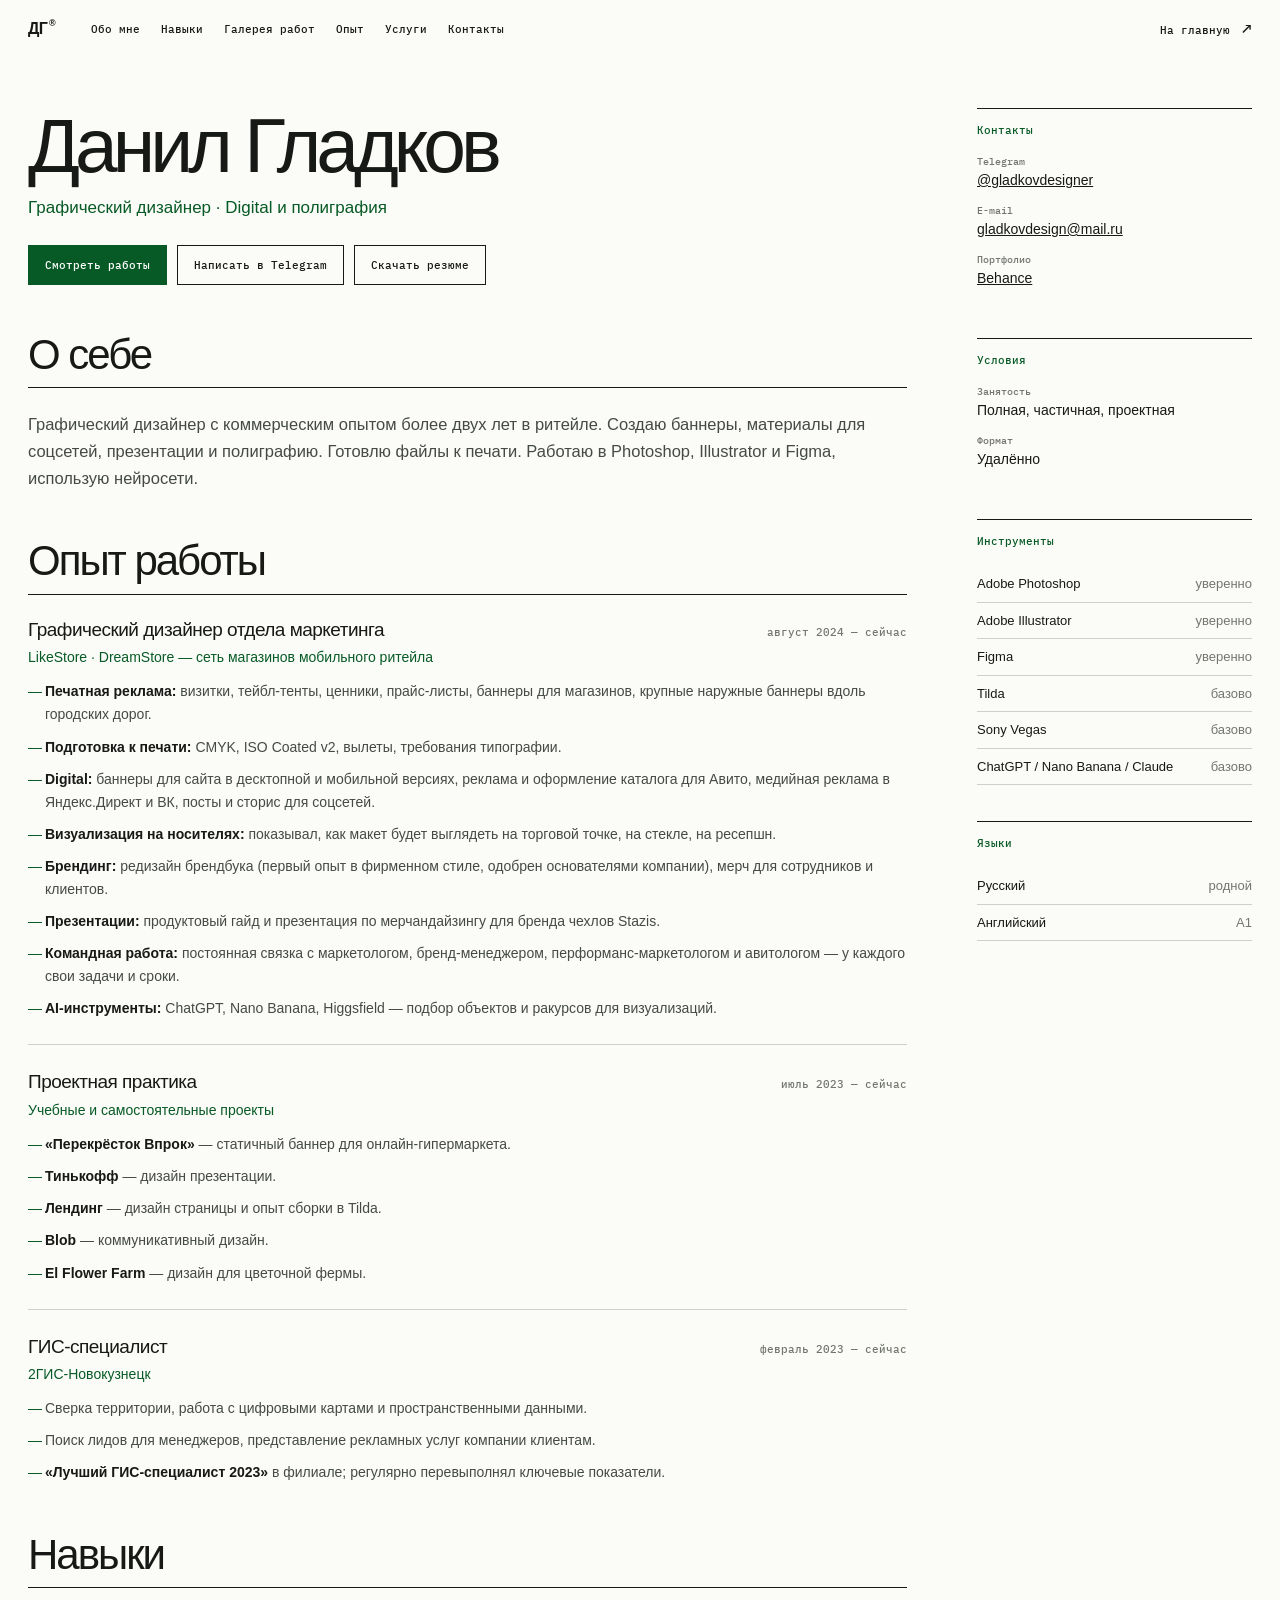
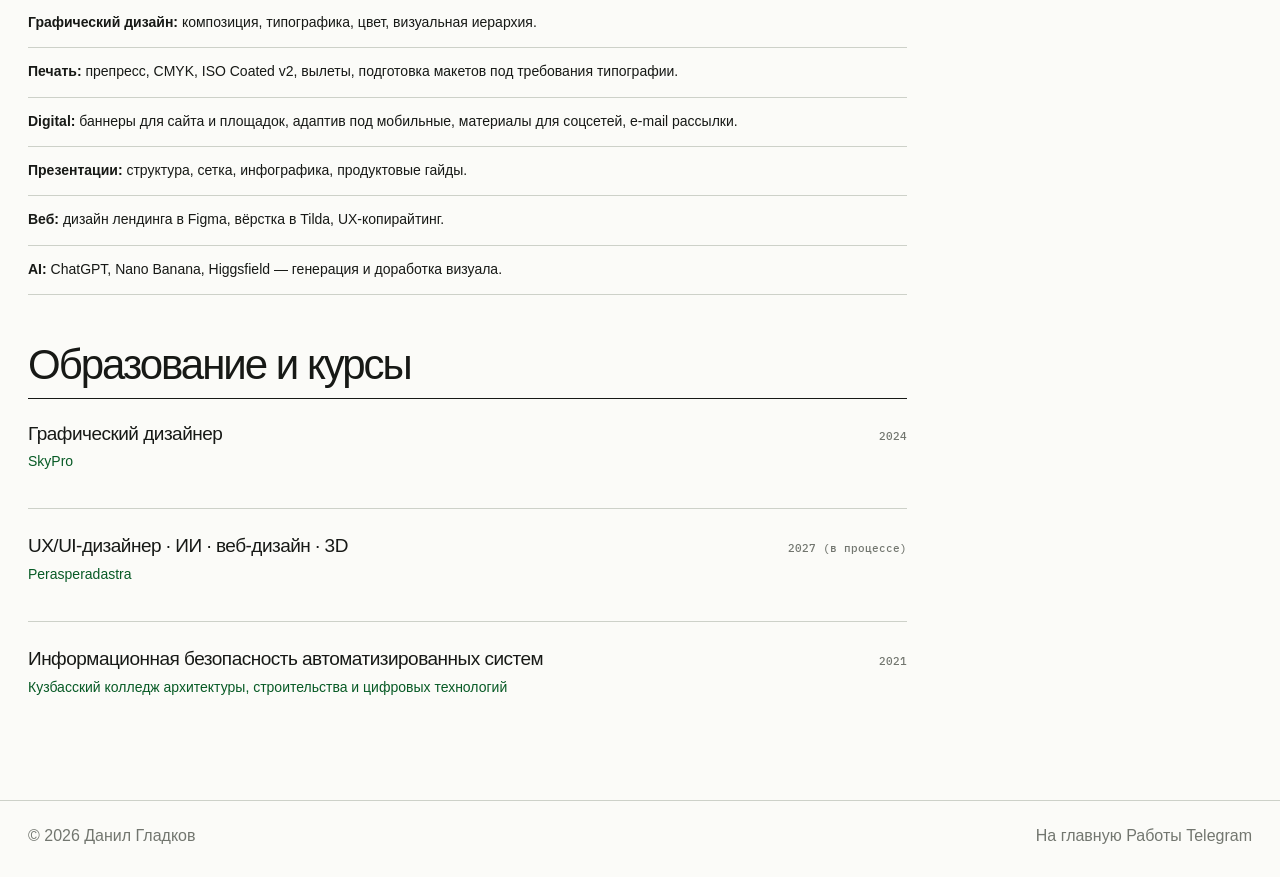
<file: resume.html>
<!DOCTYPE html>

<html lang="ru">
<head>
<meta charset="utf-8"/>
<meta content="width=device-width, initial-scale=1.0" name="viewport"/>
<title>Резюме — Данил Гладков, графический дизайнер</title>
<meta content="Резюме графического дизайнера: 2+ года коммерческого опыта в ритейле, digital и полиграфия, препресс, Figma, Photoshop, Illustrator." name="description"/>
<meta content="index,follow" name="robots"/>
<link href="https://fonts.googleapis.com" rel="preconnect"/>
<link crossorigin="" href="https://fonts.gstatic.com" rel="preconnect"/>
<link href="https://fonts.googleapis.com/css2?family=IBM+Plex+Mono:wght@400;500;600&amp;display=swap" rel="stylesheet"/>
<link href="styles.css" rel="stylesheet"/>
</head>
<body>
<header class="site-header no-print">
<nav class="nav wrap" aria-label="Основная навигация">
<a class="brand" href="index.html">ДГ<span>®</span></a>
<button class="burger" type="button" aria-label="Открыть меню" aria-expanded="false" aria-controls="navLinks"><span></span><span></span></button>
<div class="nav-links" id="navLinks">
<a href="index.html#about">Обо мне</a>
<a href="index.html#skills">Навыки</a>
<a href="index.html#works">Галерея работ</a>
<a href="index.html#experience">Опыт</a>
<a href="index.html#services">Услуги</a>
<a href="index.html#contact">Контакты</a>
</div>
<a class="nav-resume" href="index.html">На главную <span aria-hidden="true">↗</span></a>
</nav>
</header>
<main class="resume">
<div class="wrap">
<div class="resume-layout">
<!-- ============ ОСНОВНАЯ КОЛОНКА ============ -->
<div>
<h1>Данил Гладков</h1>
<p class="resume-role">Графический дизайнер · Digital и полиграфия</p>
<div class="resume-actions no-print">
<a class="btn btn-primary btn-sm" href="index.html#works">Смотреть работы</a>
<a class="btn btn-ghost btn-sm" href="https://t.me/gladkovdesigner" rel="noopener" target="_blank">Написать в Telegram</a>
<a class="btn btn-ghost btn-sm" href="files/danil-gladkov-cv.pdf" download="Данил Гладков — резюме.pdf">Скачать резюме</a>
</div>
<!-- О СЕБЕ -->
<div class="resume-block">
<h2>О себе</h2>
<p style="font-size:16.5px;color:var(--ink-soft);line-height:1.62">Графический дизайнер с коммерческим опытом более двух лет в ритейле. Создаю баннеры, материалы для соцсетей, презентации и полиграфию. Готовлю файлы к печати. Работаю в Photoshop, Illustrator и Figma, использую нейросети.</p>
</div>
<!-- ОПЫТ -->
<div class="resume-block">
<h2>Опыт работы</h2>
<div class="job">
<div class="job-head">
<h3>Графический дизайнер отдела маркетинга</h3>
<span class="when">август 2024 — сейчас</span>
</div>
<div class="company">LikeStore · DreamStore — сеть магазинов мобильного ритейла</div>
<ul>
<li><b>Печатная реклама:</b> визитки, тейбл-тенты, ценники, прайс-листы, баннеры для магазинов, крупные наружные баннеры вдоль городских дорог.</li>
<li><b>Подготовка к печати:</b> CMYK, ISO Coated v2, вылеты, требования типографии.</li>
<li><b>Digital:</b> баннеры для сайта в десктопной и мобильной версиях, реклама и оформление каталога для Авито, медийная реклама в Яндекс.Директ и ВК, посты и сторис для соцсетей.</li>
<li><b>Визуализация на носителях:</b> показывал, как макет будет выглядеть на торговой точке, на стекле, на ресепшн.</li>
<li><b>Брендинг:</b> редизайн брендбука (первый опыт в фирменном стиле, одобрен основателями компании), мерч для сотрудников и клиентов.</li>
<li><b>Презентации:</b> продуктовый гайд и презентация по мерчандайзингу для бренда чехлов Stazis.</li>
<li><b>Командная работа:</b> постоянная связка с маркетологом, бренд-менеджером, перформанс-маркетологом и авитологом — у каждого свои задачи и сроки.</li>
<li><b>AI-инструменты:</b> ChatGPT, Nano Banana, Higgsfield — подбор объектов и ракурсов для визуализаций.</li>
</ul>
</div>
<div class="job">
<div class="job-head">
<h3>Проектная практика</h3>
<span class="when">июль 2023 — сейчас</span>
</div>
<div class="company">Учебные и самостоятельные проекты</div>
<ul>
<li><b>«Перекрёсток Впрок»</b> — статичный баннер для онлайн-гипермаркета.</li>
<li><b>Тинькофф</b> — дизайн презентации.</li>
<li><b>Лендинг</b> — дизайн страницы и опыт сборки в Tilda.</li>
<li><b>Blob</b> — коммуникативный дизайн.</li>
<li><b>El Flower Farm</b> — дизайн для цветочной фермы.</li>
</ul>
</div>
<div class="job">
<div class="job-head">
<h3>ГИС-специалист</h3>
<span class="when">февраль 2023 — сейчас</span>
</div>
<div class="company">2ГИС-Новокузнецк</div>
<ul>
<li>Сверка территории, работа с цифровыми картами и пространственными данными.</li>
<li>Поиск лидов для менеджеров, представление рекламных услуг компании клиентам.</li>
<li><b>«Лучший ГИС-специалист 2023»</b> в филиале; регулярно перевыполнял ключевые показатели.</li>
</ul>
</div>
</div>
<!-- НАВЫКИ -->
<div class="resume-block">
<h2>Навыки</h2>
<ul class="strengths" style="gap:12px">
<li><b>Графический дизайн:</b> композиция, типографика, цвет, визуальная иерархия.</li>
<li><b>Печать:</b> препресс, CMYK, ISO Coated v2, вылеты, подготовка макетов под требования типографии.</li>
<li><b>Digital:</b> баннеры для сайта и площадок, адаптив под мобильные, материалы для соцсетей, e-mail рассылки.</li>
<li><b>Презентации:</b> структура, сетка, инфографика, продуктовые гайды.</li>
<li><b>Веб:</b> дизайн лендинга в Figma, вёрстка в Tilda, UX-копирайтинг.</li>
<li><b>AI:</b> ChatGPT, Nano Banana, Higgsfield — генерация и доработка визуала.</li>
</ul>
</div>
<!-- ОБРАЗОВАНИЕ -->
<div class="resume-block">
<h2>Образование и курсы</h2>
<div class="job">
<div class="job-head">
<h3>Графический дизайнер</h3>
<span class="when">2024</span>
</div>
<div class="company">SkyPro</div>
</div>
<div class="job">
<div class="job-head">
<h3>UX/UI-дизайнер · ИИ · веб-дизайн · 3D</h3>
<span class="when">2027 (в процессе)</span>
</div>
<div class="company">Perasperadastra</div>
</div>
<div class="job">
<div class="job-head">
<h3>Информационная безопасность автоматизированных систем</h3>
<span class="when">2021</span>
</div>
<div class="company">Кузбасский колледж архитектуры, строительства и цифровых технологий</div>
</div>
</div>
</div>
<!-- ============ САЙДБАР ============ -->
<aside class="no-print">
<div class="side-card">
<h3>Контакты</h3>
<dl>
<div><dt>Telegram</dt><dd><a href="https://t.me/gladkovdesigner" rel="noopener" target="_blank">@gladkovdesigner</a></dd></div>
<div><dt>E-mail</dt><dd><a href="mailto:gladkovdesign@mail.ru">gladkovdesign@mail.ru</a></dd></div>
<div><dt>Портфолио</dt><dd><a href="https://www.behance.net/a814ce28" rel="noopener" target="_blank">Behance</a></dd></div>
</dl>
</div>
<div class="side-card">
<h3>Условия</h3>
<dl>
<div><dt>Занятость</dt><dd>Полная, частичная, проектная</dd></div>
<div><dt>Формат</dt><dd>Удалённо</dd></div>


</dl>
</div>
<div class="side-card">
<h3>Инструменты</h3>
<ul>
<li><span>Adobe Photoshop</span><span>уверенно</span></li>
<li><span>Adobe Illustrator</span><span>уверенно</span></li>
<li><span>Figma</span><span>уверенно</span></li>
<li><span>Tilda</span><span>базово</span></li>
<li><span>Sony Vegas</span><span>базово</span></li>
<li><span>ChatGPT / Nano Banana / Claude</span><span>базово</span></li>
</ul>
</div>
<div class="side-card">
<h3>Языки</h3>
<ul>
<li><span>Русский</span><span>родной</span></li>
<li><span>Английский</span><span>A1</span></li>
</ul>
</div>
</aside>
</div>
</div>
</main>
<footer class="site-footer no-print">
<div class="wrap footer-inner">
<div>© 2026 Данил Гладков</div>
<nav>
<a href="index.html">На главную</a>
<a href="index.html#works">Работы</a>
<a href="https://t.me/gladkovdesigner" rel="noopener" target="_blank">Telegram</a>
</nav>
</div>
</footer>
<script>
  const resumeMenuButton = document.querySelector('.burger');
  const resumeNavLinks = document.getElementById('navLinks');
  resumeMenuButton.addEventListener('click', () => {
    const opened = resumeNavLinks.classList.toggle('open');
    resumeMenuButton.setAttribute('aria-expanded', String(opened));
    resumeMenuButton.setAttribute('aria-label', opened ? 'Закрыть меню' : 'Открыть меню');
  });
</script>
</body>
</html>
</file>
<file: styles.css>
/* Portfolio redesign / minimal editorial style. Source of project data: works.js */
:root {
  --paper: #fbfbf8;
  --white: #fff;
  --ink: #171916;
  --ink-soft: #454b44;
  --muted: #72766f;
  --green: #075a25;
  --line: #cdd1c9;
  --soft: #f0f1ed;
  --max: 1312px;
  --font-head: Arial, Helvetica, sans-serif;
  --font-body: Arial, Helvetica, sans-serif;
  --font-mono: 'IBM Plex Mono', Consolas, monospace;
}
*, *::before, *::after {box-sizing: border-box}
html {scroll-behavior: smooth; -webkit-text-size-adjust: 100%}
body {margin:0; background:var(--paper); color:var(--ink); font-family:var(--font-body); font-size:16px; line-height:1.5; -webkit-font-smoothing:antialiased}
body.modal-open {overflow:hidden}
button, input {font:inherit}
button {cursor:pointer}
a {color:inherit}
img {display:block;max-width:100%}
.wrap {max-width:var(--max); padding-left:28px; padding-right:28px; margin-left:auto; margin-right:auto}
.mono {font-family:var(--font-mono);font-size:11px;letter-spacing:-.015em;line-height:1.5;font-weight:500}
:focus-visible {outline:2px solid var(--green);outline-offset:4px}
::selection {background:var(--green);color:#fff}

/* Top navigation */
.site-header {background:var(--paper);border-bottom:1px solid transparent;position:relative;z-index:30}
.nav {display:flex;align-items:center;min-height:57px;gap:35px}
.brand {font-family:var(--font-head);font-size:16px;font-weight:700;letter-spacing:-.045em;text-decoration:none;white-space:nowrap}
.brand span {font-size:9px;vertical-align:top;letter-spacing:0;padding-left:2px}
.nav-links {display:flex;align-items:center;gap:21px;flex:1}
.nav-links a,.nav-resume {font:500 11px var(--font-mono);text-decoration:none;white-space:nowrap;transition:color .2s}
.nav-links a:hover,.nav-resume:hover {color:var(--green)}
.nav-resume {margin-left:auto}
.nav-resume span {font-size:16px;vertical-align:-1px;padding-left:5px}
.burger {display:none}

/* The dominant editorial wordmark */
.masthead {padding-top:15px;padding-bottom:53px}
.masthead-meta,.masthead-foot {display:flex;justify-content:space-between;align-items:center;gap:20px;color:var(--ink-soft)}
.masthead h1 {margin:3px 0 5px;text-transform:uppercase;color:var(--green);font:400 clamp(68px,16.1vw,230px)/.93 var(--font-head);letter-spacing:-.088em;white-space:nowrap}
.masthead-foot {border-top:1px solid var(--line);padding-top:11px}

/* Section headings */
section[id] {scroll-margin-top:35px}
.section-block {padding-top:71px;padding-bottom:4px}
.section-intro {display:grid;grid-template-columns:minmax(240px,.82fr) minmax(0,1.55fr);gap:52px;padding-top:14px;align-items:start}
.heading-row {display:flex;align-items:flex-start;gap:18px;justify-content:space-between;margin-bottom:31px}
.section-title {font:400 clamp(39px,6.1vw,82px)/.96 var(--font-head);letter-spacing:-.068em;margin:0;text-transform:uppercase}
.section-arrow {font-size:clamp(38px,5.1vw,68px);line-height:.9;font-family:var(--font-head);font-weight:300;padding-right:5px}
.section-label {margin:0 0 16px}

/* About */
.portrait {margin:0}
.portrait img {width:100%;aspect-ratio:3 / 4;object-fit:cover;object-position:50% 23%;filter:grayscale(1);background:#e0e0df}
.portrait figcaption {margin-top:9px;color:var(--muted)}
.intro-main .heading-row {margin-bottom:22px}
.intro-text {max-width:750px}
.intro-text p {font-size:15px;line-height:1.65;margin:0 0 13px;max-width:690px}
.intro-text .intro-lead {font-size:19px;line-height:1.42;letter-spacing:-.015em;margin-bottom:18px;max-width:585px}
.intro-specialties {margin-top:29px;border-top:1px solid var(--ink);max-width:720px}
.intro-specialties > div {display:grid;grid-template-columns:40px 1fr 30px;align-items:center;gap:8px;padding:13px 0 11px;border-bottom:1px solid var(--line)}
.intro-specialties > div span:first-child {font:500 10px var(--font-mono);color:var(--muted)}
.intro-specialties > div b {font-size:15px;line-height:1.2;font-weight:500;letter-spacing:-.025em}
.intro-specialties > div span:last-child {text-align:right;font-size:21px;line-height:.8}

/* Skills */
.skills-grid {display:grid;grid-template-columns:1fr 1fr;gap:64px;max-width:990px;margin:0 0 0 26%}
.skills-column {min-width:0}
.skill-item {display:flex;align-items:baseline;justify-content:space-between;gap:15px;border-bottom:1px solid var(--line);padding:11px 0 12px}
.skill-item span:first-child {font-size:16px;letter-spacing:-.025em}
.skill-item span:last-child {color:var(--muted);font:500 10px var(--font-mono)}
.skills-footnote {margin:28px 0 0;color:var(--muted);border-top:1px solid var(--line);padding-top:12px}

/* Works: deliberately flat image-led layout */
.work-section {padding-top:95px}
.work-section .heading-row {margin-bottom:23px}
.works-utility {display:flex;gap:20px;justify-content:space-between;flex-wrap:wrap;color:var(--muted);margin-bottom:13px}
.works-utility p {margin:0}
.filters {display:flex;flex-wrap:wrap;gap:16px;align-items:center;padding:13px 0 17px;border-top:1px solid var(--ink);border-bottom:1px solid var(--line);margin-bottom:19px}
.filters button {padding:0;border:0;background:none;color:var(--muted);font:500 12px var(--font-mono);white-space:nowrap;transition:color .2s}
.filters button:hover {color:var(--ink)}
.filters button.active {color:var(--green);text-decoration:underline;text-underline-offset:5px;text-decoration-thickness:1px}
.works-grid {display:grid;grid-template-columns:repeat(4,minmax(0,1fr));gap:28px 13px;align-items:start}
.case {display:block;border:0;background:none;color:inherit;text-align:left;padding:0;min-width:0;width:100%}
/* Обложки проектов: исходный формат 1600×1200 (4:3), всегда целиком и без обрезки. */
.case-thumb {position:relative;display:block;overflow:hidden;background:#e6e7e2;aspect-ratio:4/3}
.case-thumb img {width:100%;height:100%;object-fit:contain;object-position:center;transition:filter .35s}
.case:hover .case-thumb img,.case:focus-visible .case-thumb img {filter:contrast(1.04)}
.case-placeholder {width:100%;height:100%;display:flex;align-items:center;justify-content:center;text-align:center;padding:20px;color:#fff;font-size:17px}
.case-open {position:absolute;right:9px;top:5px;color:#fff;background:rgba(0,0,0,.6);font-size:24px;line-height:1;padding:6px 8px;opacity:0;transform:translateY(6px);transition:opacity .2s,transform .2s}
.case:hover .case-open,.case:focus-visible .case-open {opacity:1;transform:none}
.case-info {display:flex;flex-direction:column;padding-top:9px;gap:3px}
.case-index {color:var(--muted);font-size:10px}
.case-name {font-size:16px;line-height:1.25;letter-spacing:-.025em;font-weight:500}
.case:hover .case-name {text-decoration:underline;text-decoration-thickness:1px;text-underline-offset:3px}
.case-sub {color:var(--muted);font-size:10px;line-height:1.45;font-weight:400}

/* Experience */
.experience-list {border-top:1px solid var(--ink)}
.experience-item {display:grid;grid-template-columns:22% minmax(0,1fr) 45px;gap:24px;align-items:start;border-bottom:1px solid var(--line);padding:25px 0 28px}
.experience-date,.experience-index {color:var(--ink-soft);padding-top:6px}
.experience-content h3 {font:400 clamp(20px,2.7vw,35px)/1.13 var(--font-head);letter-spacing:-.048em;margin:0}
.experience-content .experience-company {margin:9px 0 14px;font-size:14px;font-weight:600}
.experience-content p:last-child {max-width:650px;margin:0;font-size:14px;line-height:1.65;color:var(--ink-soft)}
.experience-index {text-align:right}
.text-link {display:inline-flex;gap:18px;align-items:center;margin-top:22px;padding-bottom:5px;border-bottom:1px solid var(--ink);text-decoration:none;font:500 12px var(--font-mono)}
.text-link span {font-size:19px}
.text-link:hover {color:var(--green);border-color:var(--green)}

/* Pricing / terms */
.services-intro {display:flex;justify-content:space-between;align-items:start;gap:25px;margin-bottom:24px}
.services-intro p {margin:0;font-size:15px;color:var(--ink-soft)}
.services-intro .mono {font-size:11px}
.price-list {border-top:1px solid var(--ink)}
.price-row {display:grid;grid-template-columns:minmax(0,1fr) auto;align-items:baseline;gap:24px;padding:20px 0;border-bottom:1px solid var(--line)}
.price-row h3 {font-size:19px;font-weight:500;letter-spacing:-.026em;margin:0}
.price-row p {font-size:13px;color:var(--muted);margin:4px 0 0}
.price-row strong {font-size:17px;letter-spacing:-.035em;font-weight:500;white-space:nowrap}
.service-details {display:grid;grid-template-columns:repeat(3,minmax(0,1fr));gap:38px;margin-top:38px}
.service-details > div {border-top:1px solid var(--ink);padding-top:15px}
.service-details h3 {font-size:11px;margin:0 0 13px;color:var(--ink-soft)}
.service-details p {font-size:13px;line-height:1.7;color:var(--ink-soft);margin:0 0 8px}
.inline-link {font-size:14px;text-underline-offset:4px}

/* Contacts / footer */
.contact-section {padding-top:102px;padding-bottom:80px}
.contact-intro {font-size:17px;max-width:580px;margin:0 0 34px;line-height:1.5}
.contact-big-link {display:flex;align-items:center;justify-content:space-between;gap:18px;border-top:1px solid var(--ink);border-bottom:1px solid var(--ink);padding:17px 4px 21px 0;text-decoration:none;color:var(--green);font-size:clamp(32px,6.8vw,89px);line-height:1;letter-spacing:-.068em}
.contact-big-link span {font-size:.9em;transition:transform .2s}
.contact-big-link:hover span {transform:translate(4px,-4px)}
.contact-links {display:flex;flex-wrap:wrap;gap:17px 34px;margin-top:21px}
.contact-links a {font:500 12px var(--font-mono);text-decoration:none;border-bottom:1px solid transparent}
.contact-links a:hover {border-color:var(--green);color:var(--green)}
.site-footer {border-top:1px solid var(--line);padding:23px 0 29px}
.footer-inner {display:flex;justify-content:space-between;gap:18px;align-items:center;color:var(--muted)}
.footer-inner a {text-decoration:none}
.footer-inner a:hover {color:var(--green)}

/* Project details — no duplication of image data */
.project-dialog {position:fixed;inset:0;overflow-y:auto;background:var(--paper);z-index:100;display:none}
.project-dialog.open {display:block}
.project-topbar {display:flex;justify-content:space-between;align-items:center;gap:20px;padding-top:22px;padding-bottom:20px;border-bottom:1px solid var(--ink)}
.project-back {background:none;border:0;padding:0;font:500 12px var(--font-mono);color:var(--ink)}
.project-back:hover {color:var(--green)}
.project-topbar > span {color:var(--muted)}
.project-content {padding-top:43px;padding-bottom:110px}
.project-heading {display:grid;grid-template-columns:minmax(0,1.55fr) minmax(200px,.55fr);gap:36px;align-items:end;border-bottom:1px solid var(--line);padding-bottom:28px}
.project-heading h2 {font-size:clamp(34px,5.4vw,76px);letter-spacing:-.065em;line-height:1.03;font-weight:400;margin:0;overflow-wrap:anywhere}
.project-heading-aside {padding-bottom:5px}
.project-heading-aside p {margin:0 0 13px;color:var(--ink-soft)}
.project-tags {display:flex;gap:6px;flex-wrap:wrap}
.project-tags span {border:1px solid var(--line);font:400 10px var(--font-mono);padding:4px 7px}
.project-description {display:grid;grid-template-columns:repeat(3,minmax(0,1fr));gap:30px;margin-top:29px;margin-bottom:55px}
.description-block h3 {margin:0 0 12px;color:var(--green);font-size:11px}
.description-block > div {font-size:14px;line-height:1.7;color:var(--ink-soft)}
.description-block p {margin:0 0 11px}
.project-gallery-section {margin:0 0 44px}
.project-gallery-section + .project-gallery-section {border-top:1px solid var(--line);padding-top:34px}
.project-gallery-section > h3 {font-size:clamp(23px,3vw,38px);font-weight:400;letter-spacing:-.04em;margin:0 0 7px}
.project-section-note {max-width:740px;font-size:14px;color:var(--ink-soft);line-height:1.6;margin:0 0 18px}
.project-external {display:inline-flex;text-decoration:none;border-bottom:1px solid var(--green);color:var(--green);font:500 12px var(--font-mono);margin:9px 0 20px}
.project-images {display:grid;grid-template-columns:repeat(3,minmax(0,1fr));gap:12px;margin-top:22px}
.project-image {display:block;width:100%;min-width:0;padding:0;border:0;background:transparent;text-align:left;color:var(--ink)}
.project-image img {width:100%;height:auto;aspect-ratio:4/3;object-fit:contain;background:var(--soft);transition:filter .2s}
.project-image:hover img {filter:brightness(.92)}
.project-image > span {display:block;margin-top:6px;font-size:10px;color:var(--muted);overflow-wrap:anywhere}
.project-images.long {display:block;max-width:1100px}
.project-images.long .project-image img {aspect-ratio:auto;height:auto;width:100%}
.project-gallery-hint {color:var(--muted);margin:20px 0 0}
.image-viewer {display:none;position:fixed;inset:0;background:#111;z-index:150;padding:34px 72px;color:#fff;align-items:center;justify-content:center;overflow-y:auto}
.image-viewer.open {display:flex}
.viewer-inner {max-width:1140px;max-height:calc(100vh - 55px);display:flex;flex-direction:column;align-items:center;justify-content:center;gap:14px}
.viewer-inner > img {display:block;width:auto;height:auto;max-width:100%;max-height:calc(100vh - 120px);object-fit:contain}
.viewer-caption {display:flex;justify-content:space-between;width:100%;gap:25px;align-items:start;color:#ddd;font-weight:400}
.viewer-caption span:last-child {text-align:right;overflow-wrap:anywhere;max-width:80%}
.image-viewer.is-tall {display:block;text-align:center;padding-top:60px}
.image-viewer.is-tall .viewer-inner {display:block;max-height:none;margin:0 auto}
.image-viewer.is-tall .viewer-inner > img {width:auto;height:auto;max-height:none;max-width:100%;margin:auto}
.image-viewer.is-tall .viewer-caption {margin-top:12px}
.viewer-close,.viewer-nav {position:fixed;z-index:160;border:1px solid rgba(255,255,255,.4);border-radius:0;background:rgba(20,20,20,.72);color:#fff;display:grid;place-items:center}
.viewer-close {right:22px;top:18px;width:42px;height:42px;font-size:28px;line-height:1}
.viewer-nav {width:46px;height:46px;top:50%;transform:translateY(-50%);font-size:20px}
.viewer-prev {left:15px}.viewer-next {right:15px}
.viewer-close:hover,.viewer-nav:hover {background:#fff;color:#111}
.viewer-nav[hidden] {display:none}

/* Resume page - shares the same editorial visual language */
.resume {padding:50px 0 90px}
.resume-layout {display:grid;grid-template-columns:minmax(0,1fr) 275px;gap:70px;align-items:start}
.resume h1 {font:400 clamp(44px,6vw,80px)/.98 var(--font-head);letter-spacing:-.065em;margin:0}
.resume-role {font-size:17px;margin:12px 0 0;color:var(--green)}
.resume-actions {display:flex;flex-wrap:wrap;gap:10px;margin-top:24px}
.btn {display:inline-flex;align-items:center;justify-content:center;min-height:40px;padding:11px 16px;border:1px solid var(--ink);border-radius:0;text-decoration:none;font:500 11px var(--font-mono);transition:background .2s,color .2s}
.btn:hover {background:var(--ink);color:#fff}
.btn-primary {background:var(--green);color:#fff;border-color:var(--green)}
.btn-primary:hover {background:var(--ink);border-color:var(--ink)}
.btn-ghost {background:transparent}
.btn-sm {font-size:11px}
.resume-block {margin-top:47px}
.resume-block > h2 {font:400 clamp(26px,3.4vw,42px)/1.08 var(--font-head);letter-spacing:-.048em;margin:0 0 23px;border-bottom:1px solid var(--ink);padding-bottom:10px}
.job {padding-bottom:24px;margin-bottom:25px;border-bottom:1px solid var(--line)}
.job:last-child {border-bottom:0;margin-bottom:0;padding-bottom:0}
.job-head {display:flex;justify-content:space-between;align-items:baseline;gap:18px;flex-wrap:wrap}
.job-head h3 {font-size:19px;line-height:1.3;font-weight:500;letter-spacing:-.027em;margin:0}
.job-head .when {font:500 11px var(--font-mono);color:var(--muted)}
.job .company {margin:5px 0 12px;font-size:14px;color:var(--green)}
.job ul {margin:0;padding:0;list-style:none;display:grid;gap:9px}
.job ul li {position:relative;padding-left:17px;font-size:14px;line-height:1.65;color:var(--ink-soft)}
.job ul li::before {content:'—';position:absolute;left:0;top:0;color:var(--green)}
.job ul li b {color:var(--ink);font-weight:600}
.strengths {list-style:none;margin:0;padding:0;display:grid;gap:14px}
.strengths li {border-bottom:1px solid var(--line);padding:0 0 14px;font-size:14px;line-height:1.6}
.side-card {border-top:1px solid var(--ink);padding:14px 0 25px;margin-bottom:11px}
.side-card h3 {font:500 11px var(--font-mono);margin:0 0 18px;color:var(--green)}
.side-card dl {margin:0}
.side-card dl div {margin-bottom:13px}
.side-card dt {font:500 10px var(--font-mono);color:var(--muted);margin:0 0 2px}
.side-card dd {margin:0;font-size:14px;overflow-wrap:anywhere}
.side-card dd a:hover {color:var(--green)}
.side-card ul {margin:0;padding:0;list-style:none}
.side-card ul li {display:flex;justify-content:space-between;gap:12px;padding:8px 0;border-bottom:1px solid var(--line);font-size:13px}
.side-card ul li span:last-child {color:var(--muted);white-space:nowrap}

@media (max-width:1120px) {
  .masthead h1 {font-size:16.0vw}
  .works-grid {grid-template-columns:repeat(3,minmax(0,1fr))}
  .section-intro {gap:36px}
  .skills-grid {margin-left:16%}
  .nav-links {gap:13px}
}
@media (max-width:840px) {
  .wrap {padding-left:22px;padding-right:22px}
  .nav {gap:18px;min-height:55px}
  .nav-links {gap:11px}
  .nav-links a,.nav-resume {font-size:10px}
  .section-intro {grid-template-columns:minmax(190px,.85fr) minmax(0,1.15fr);gap:27px}
  .section-title {font-size:clamp(35px,6vw,60px)}
  .section-arrow {font-size:48px}
  .intro-text p {font-size:13px}
  .intro-text .intro-lead {font-size:16px}
  .intro-specialties > div b {font-size:12px}
  .skills-grid {margin-left:0;gap:32px}
  .resume-layout {grid-template-columns:1fr;gap:30px}
  .project-description {grid-template-columns:repeat(2,minmax(0,1fr))}
  .project-images {grid-template-columns:repeat(2,minmax(0,1fr))}
}
@media (max-width:660px) {
  body {font-size:14px}
  .wrap {padding-left:17px;padding-right:17px}
  .nav {min-height:54px}
  .brand {font-size:17px}
  .burger {margin-left:auto;display:flex;flex-direction:column;justify-content:center;gap:5px;order:3;width:34px;height:34px;border:0;background:none;padding:8px}
  .burger span {display:block;height:1.5px;background:var(--ink);width:100%}
  .nav-resume {margin-left:auto;font-size:11px}
  .nav-links {display:none;position:absolute;top:54px;left:0;right:0;padding:16px 17px 24px;background:var(--paper);border-bottom:1px solid var(--ink);box-shadow:0 12px 20px rgba(0,0,0,.03)}
  .nav-links.open {display:flex;flex-direction:column;align-items:stretch;gap:0}
  .nav-links a {padding:11px 0;font-size:13px;border-bottom:1px solid var(--line)}
  .masthead {padding-top:19px;padding-bottom:35px}
  .masthead-meta,.masthead-foot {font-size:8px}
  .masthead-meta span:last-child {display:none}
  .masthead h1 {font-size:16vw;letter-spacing:-.085em;line-height:.95;margin:9px 0 11px}
  .section-intro {display:grid;grid-template-columns:37% minmax(0,1fr);gap:20px;padding-top:8px;align-items:start}
  .portrait {width:100%;margin:0}
  .portrait figcaption {font-size:8px}
  .intro-main {min-width:0}
  .intro-main .heading-row {margin:0 0 14px}
  .intro-main .section-title {font-size:clamp(33px,8vw,55px)}
  .intro-main .section-arrow {font-size:38px}
  .intro-text p {font-size:13px;line-height:1.55}
  .intro-text .intro-lead {font-size:16px;line-height:1.35}
  .intro-specialties {margin-top:22px}
  .section-block {padding-top:66px}
  .section-title {font-size:clamp(34px,8.4vw,56px)}
  .section-arrow {font-size:38px}
  .heading-row {margin-bottom:23px}
  .skills-grid {grid-template-columns:1fr;gap:32px}
  .skill-item span:first-child {font-size:14px}
  .skills-footnote {font-size:9px}
  .work-section {padding-top:78px}
  .works-utility p {font-size:9px}
  .works-utility p:last-child {display:none}
  .filters {gap:11px 18px}
  .filters button {font-size:11px}
  .works-grid {grid-template-columns:repeat(2,minmax(0,1fr));gap:24px 10px}
  .case-info {gap:4px}
  .case-name {font-size:13px;line-height:1.28}
  .case-sub {font-size:9px}
  .case-open {opacity:1;transform:none;background:rgba(0,0,0,.45);font-size:16px}
  .experience-item {grid-template-columns:1fr 26px;gap:8px 16px;padding:18px 0 21px}
  .experience-date {grid-column:1 / 2;font-size:10px}
  .experience-content {grid-column:1 / 2}
  .experience-index {grid-row:1;grid-column:2}
  .experience-content h3 {font-size:22px}
  .experience-content p:last-child {font-size:13px}
  .services-intro {display:block}
  .services-intro p {font-size:14px;margin-bottom:8px}
  .services-intro .mono {font-size:9px}
  .price-row {grid-template-columns:1fr;gap:8px}
  .price-row h3 {font-size:16px}
  .price-row p {font-size:12px}
  .price-row strong {font-size:16px}
  .service-details {grid-template-columns:1fr;gap:20px;margin-top:27px}
  .contact-section {padding-top:80px;padding-bottom:66px}
  .contact-intro {font-size:15px}
  .contact-big-link {font-size:clamp(30px,7.2vw,52px)}
  .contact-links {gap:18px}
  .contact-links a {font-size:10px}
  .footer-inner {flex-wrap:wrap;gap:9px;font-size:9px}
  .footer-inner span:nth-child(2) {display:none}
  .project-topbar {padding-top:15px;padding-bottom:15px}
  .project-content {padding-top:28px}
  .project-heading {grid-template-columns:1fr;gap:15px}
  .project-heading h2 {font-size:clamp(33px,9vw,53px)}
  .project-description {grid-template-columns:1fr;gap:20px;margin-bottom:38px}
  .project-images {grid-template-columns:repeat(2,minmax(0,1fr));gap:9px}
  .project-image > span {font-size:9px}
  .image-viewer {padding:65px 7px 40px}
  .viewer-inner {width:100%}
  .viewer-inner > img {max-width:100vw;max-height:calc(100dvh - 155px)}
  .viewer-caption {padding:0 10px}
  .viewer-nav {width:37px;height:37px;bottom:25px;top:auto;transform:none;font-size:18px}
  .viewer-prev {left:8px}.viewer-next {right:8px}
  .image-viewer.is-tall {padding:60px 0 90px}
  .image-viewer.is-tall .viewer-inner > img {max-width:100vw}
  .resume {padding-top:31px}
  .resume h1 {font-size:clamp(42px,9vw,62px)}
  .resume-block {margin-top:35px}
}
@media (max-width:480px) {
  .section-intro {display:block}
  .portrait {max-width:260px;width:72%;margin-bottom:24px}
  .intro-main .section-title {font-size:45px}
  .intro-text p {font-size:14px}
  .intro-text .intro-lead {font-size:17px}
  .intro-specialties > div b {font-size:13px}
}
@media print {
  :root {--paper:#fff}
  body {background:#fff;color:#000;font-size:10pt}
  .site-header,.site-footer,.no-print,.resume-actions,.project-dialog,.image-viewer {display:none!important}
  .resume {padding:0}
  .resume-layout {display:block}
  .resume-block,.job {break-inside:avoid}
  .resume h1 {font-size:28pt}
  .resume-block > h2 {font-size:17pt}
  a {text-decoration:none;color:#000}
}
@media (prefers-reduced-motion: reduce) {
  *, *::before, *::after {scroll-behavior:auto!important;transition:none!important;animation:none!important}
}

/* Заглушка только для файлов, которых нет в репозитории GitHub */
.image-missing{display:flex;aspect-ratio:4/3;align-items:center;justify-content:center;padding:20px;background:#e6e7e2;color:#4f554f;font-size:12px;text-align:center}
</file>
